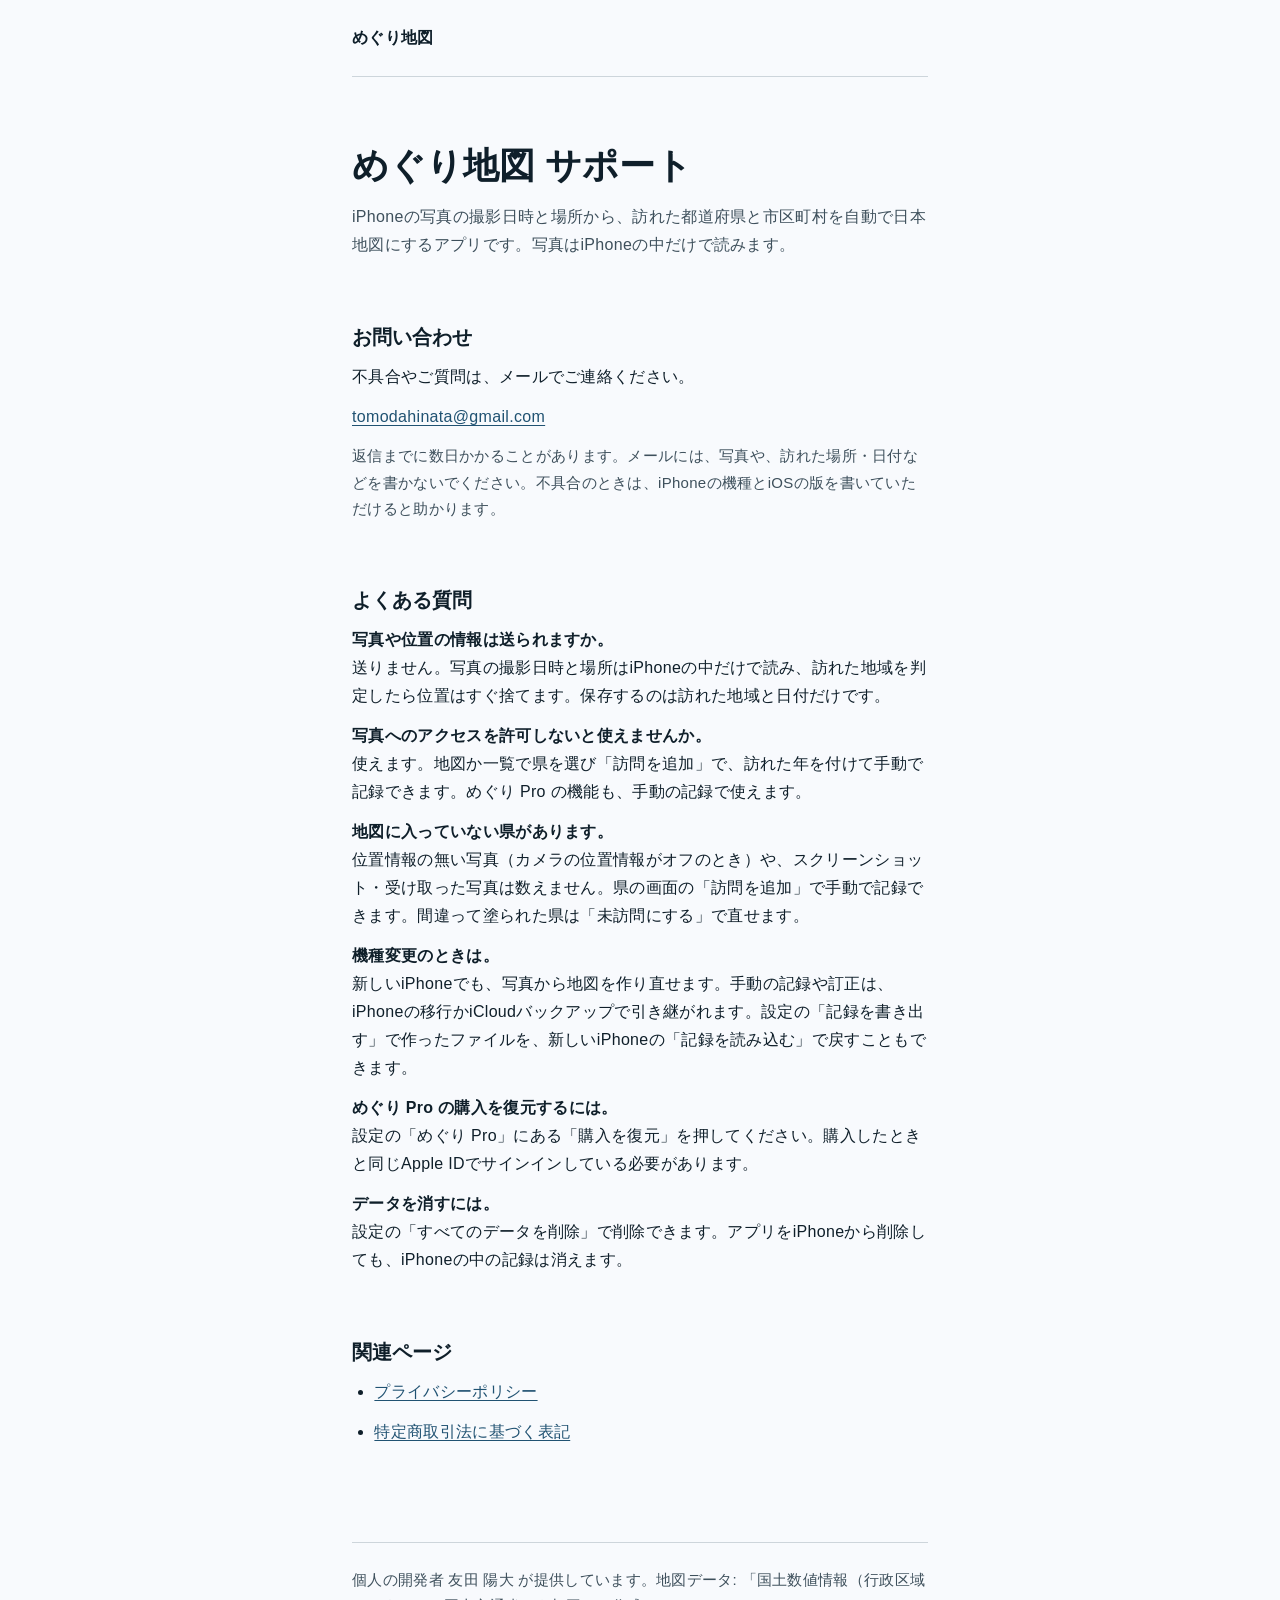
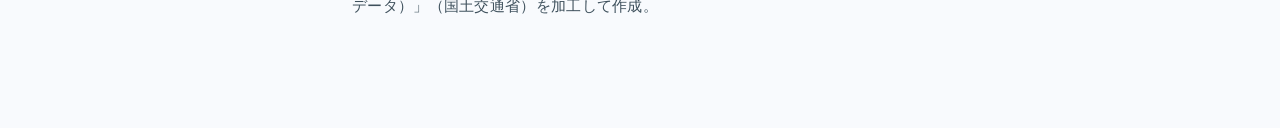
<file: index.html>
<!doctype html>
<html lang="ja">
<head>
<meta charset="utf-8">
<meta name="viewport" content="width=device-width, initial-scale=1">
<title>めぐり地図 サポート</title>
<meta name="description" content="iPhoneアプリ「めぐり地図」のサポートと問い合わせ先です。">
<link rel="stylesheet" href="style.css">
</head>
<body>
<div class="page">
<header><strong>めぐり地図</strong></header>
<main>
<h1>めぐり地図 サポート</h1>
<p class="lead">iPhoneの写真の撮影日時と場所から、訪れた都道府県と市区町村を自動で日本地図にするアプリです。写真はiPhoneの中だけで読みます。</p>

<h2>お問い合わせ</h2>
<p>不具合やご質問は、メールでご連絡ください。</p>
<p><a href="mailto:tomodahinata@gmail.com">tomodahinata@gmail.com</a></p>
<p class="meta">返信までに数日かかることがあります。メールには、写真や、訪れた場所・日付などを書かないでください。不具合のときは、iPhoneの機種とiOSの版を書いていただけると助かります。</p>

<h2>よくある質問</h2>
<p><strong>写真や位置の情報は送られますか。</strong><br>送りません。写真の撮影日時と場所はiPhoneの中だけで読み、訪れた地域を判定したら位置はすぐ捨てます。保存するのは訪れた地域と日付だけです。</p>
<p><strong>写真へのアクセスを許可しないと使えませんか。</strong><br>使えます。地図か一覧で県を選び「訪問を追加」で、訪れた年を付けて手動で記録できます。めぐり Pro の機能も、手動の記録で使えます。</p>
<p><strong>地図に入っていない県があります。</strong><br>位置情報の無い写真（カメラの位置情報がオフのとき）や、スクリーンショット・受け取った写真は数えません。県の画面の「訪問を追加」で手動で記録できます。間違って塗られた県は「未訪問にする」で直せます。</p>
<p><strong>機種変更のときは。</strong><br>新しいiPhoneでも、写真から地図を作り直せます。手動の記録や訂正は、iPhoneの移行かiCloudバックアップで引き継がれます。設定の「記録を書き出す」で作ったファイルを、新しいiPhoneの「記録を読み込む」で戻すこともできます。</p>
<p><strong>めぐり Pro の購入を復元するには。</strong><br>設定の「めぐり Pro」にある「購入を復元」を押してください。購入したときと同じApple IDでサインインしている必要があります。</p>
<p><strong>データを消すには。</strong><br>設定の「すべてのデータを削除」で削除できます。アプリをiPhoneから削除しても、iPhoneの中の記録は消えます。</p>

<h2>関連ページ</h2>
<ul>
<li><a href="privacy/">プライバシーポリシー</a></li>
<li><a href="tokushoho/">特定商取引法に基づく表記</a></li>
</ul>

<footer><p class="meta">個人の開発者 友田 陽大 が提供しています。地図データ: 「国土数値情報（行政区域データ）」（国土交通省）を加工して作成。</p></footer>
</main>
</div>
</body>
</html>
</file>
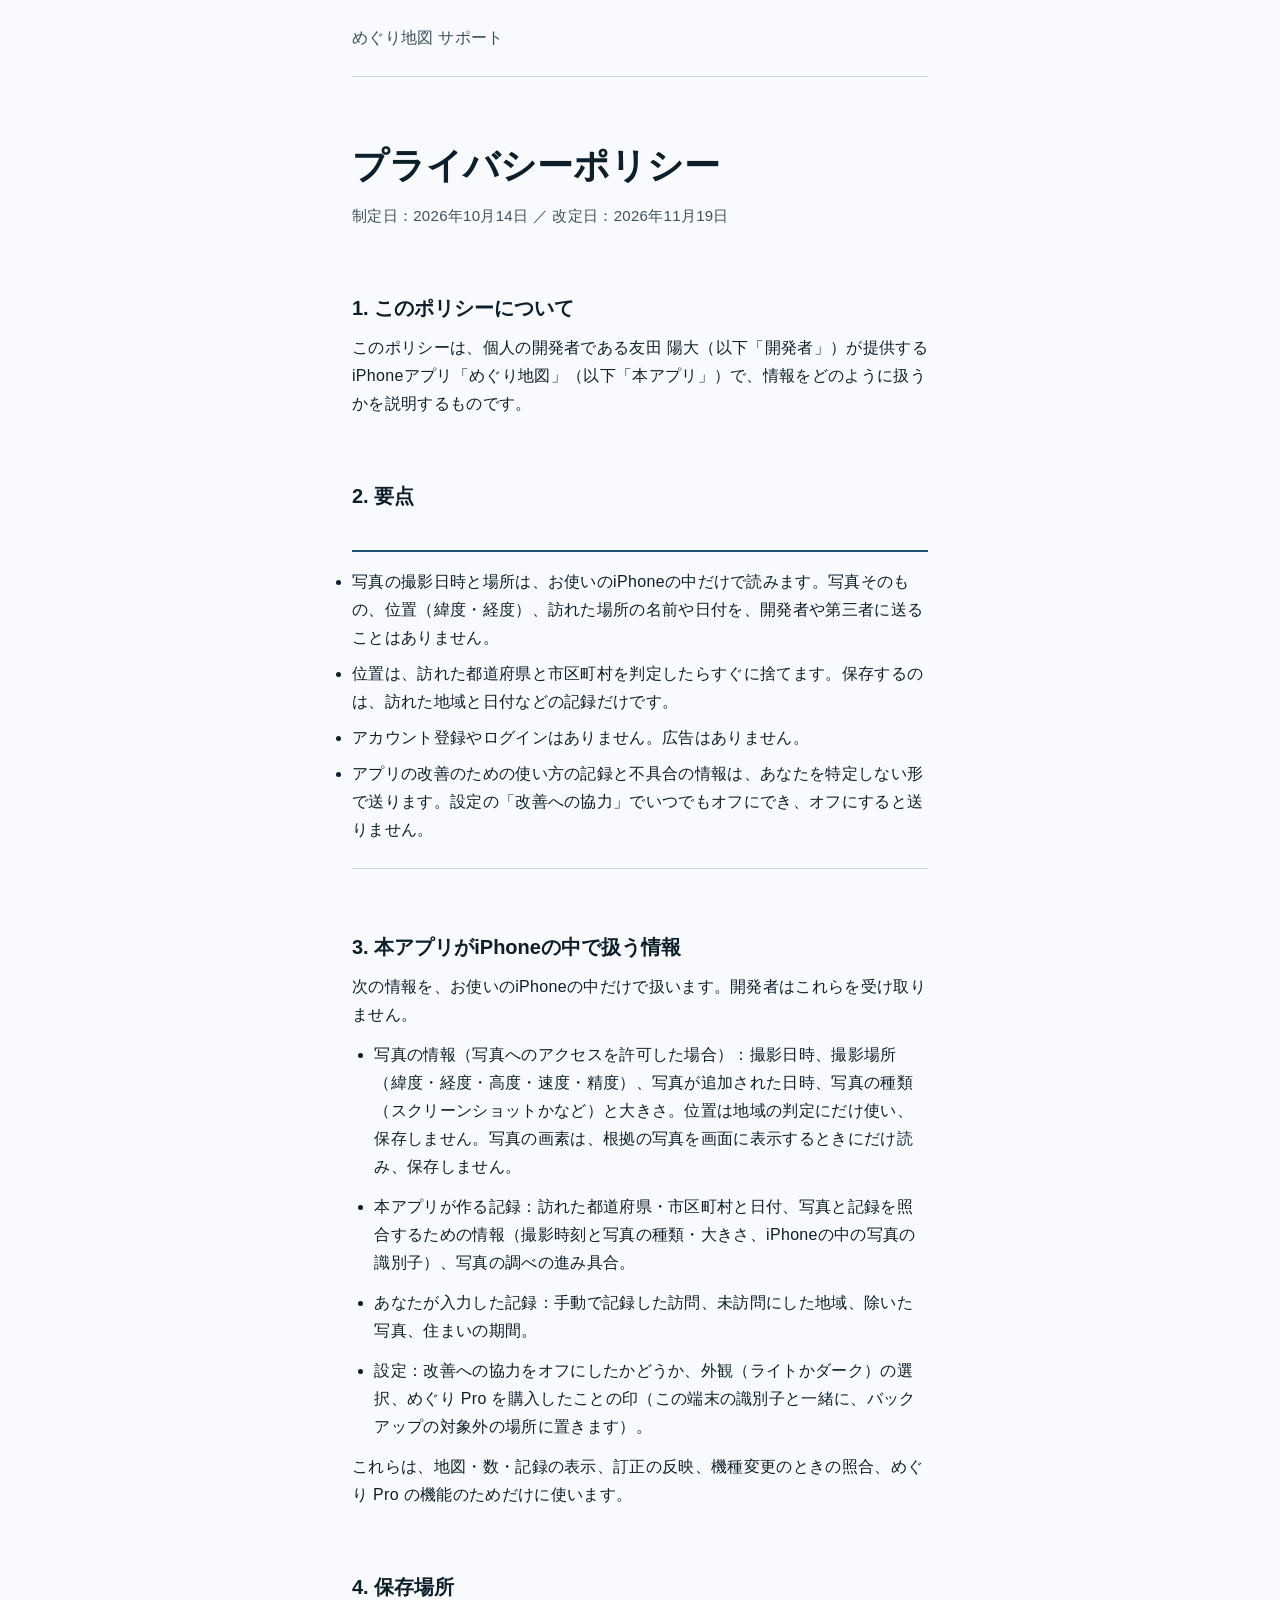
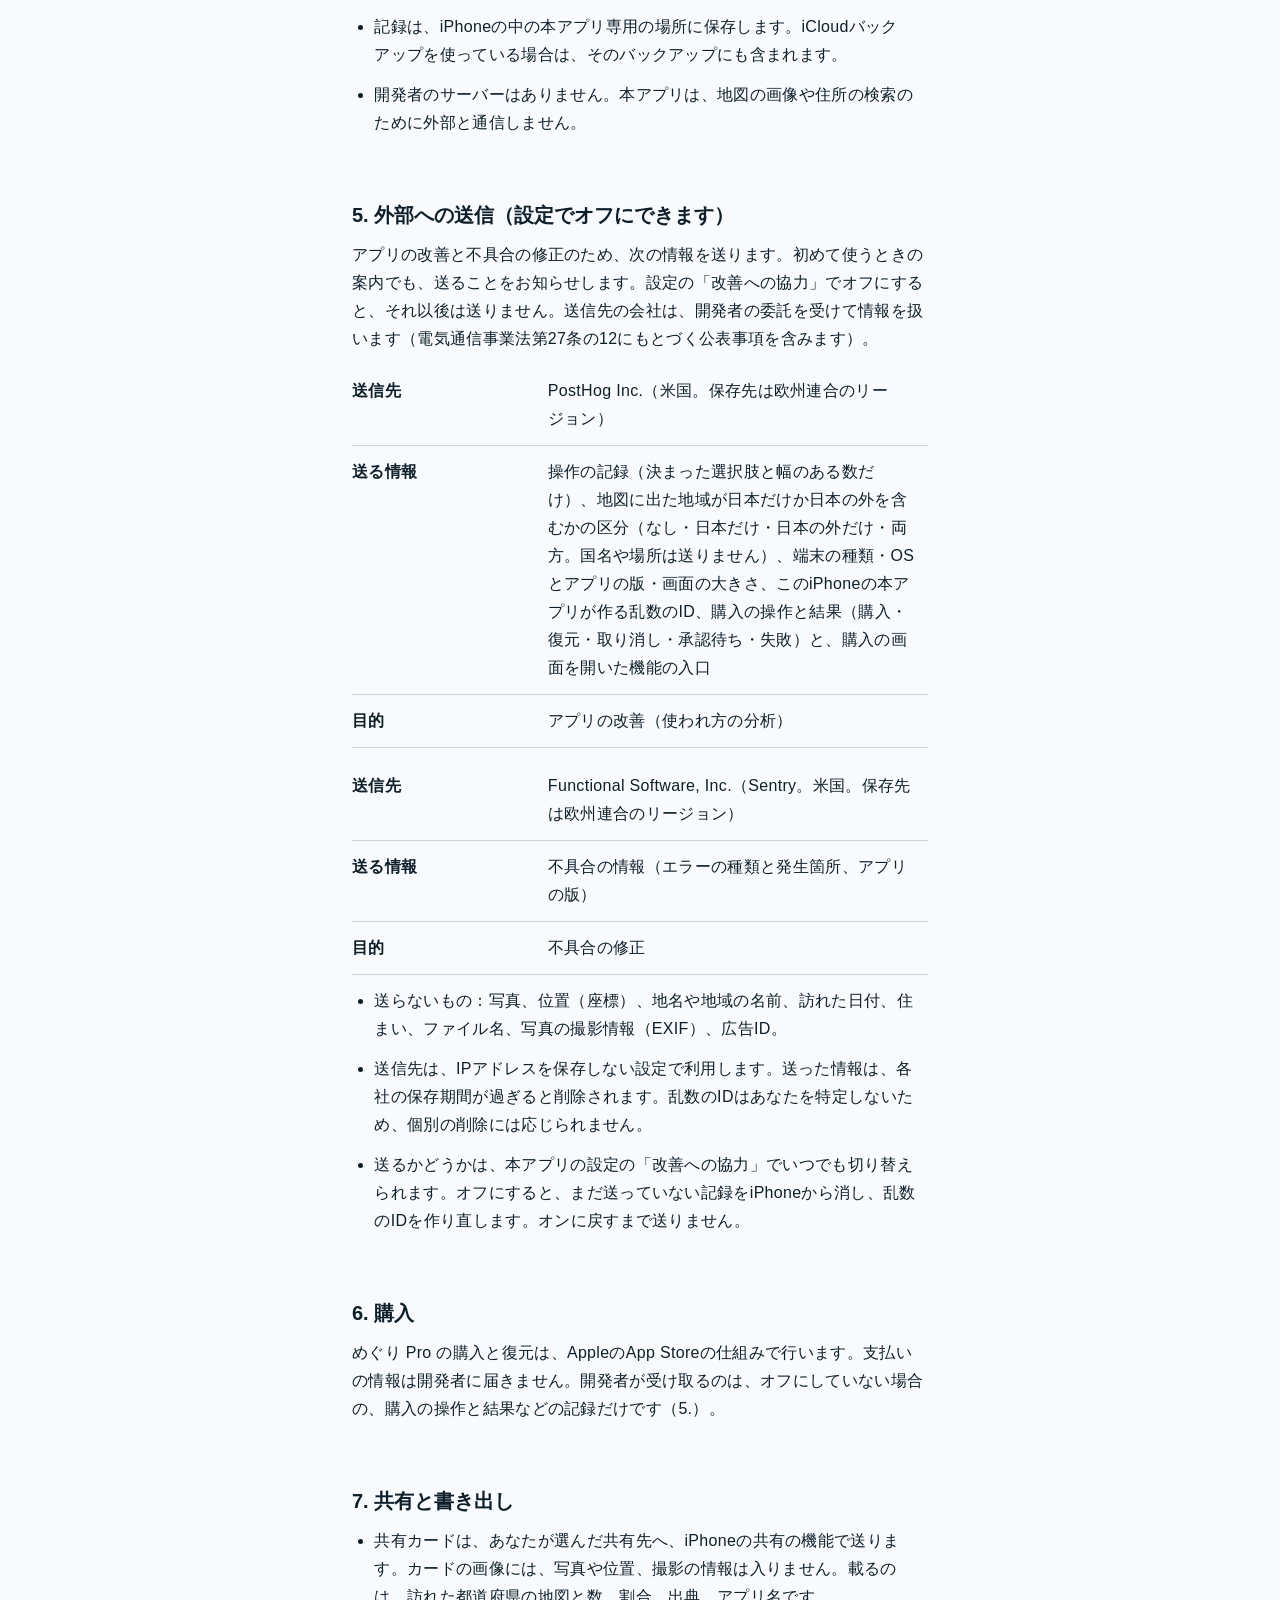
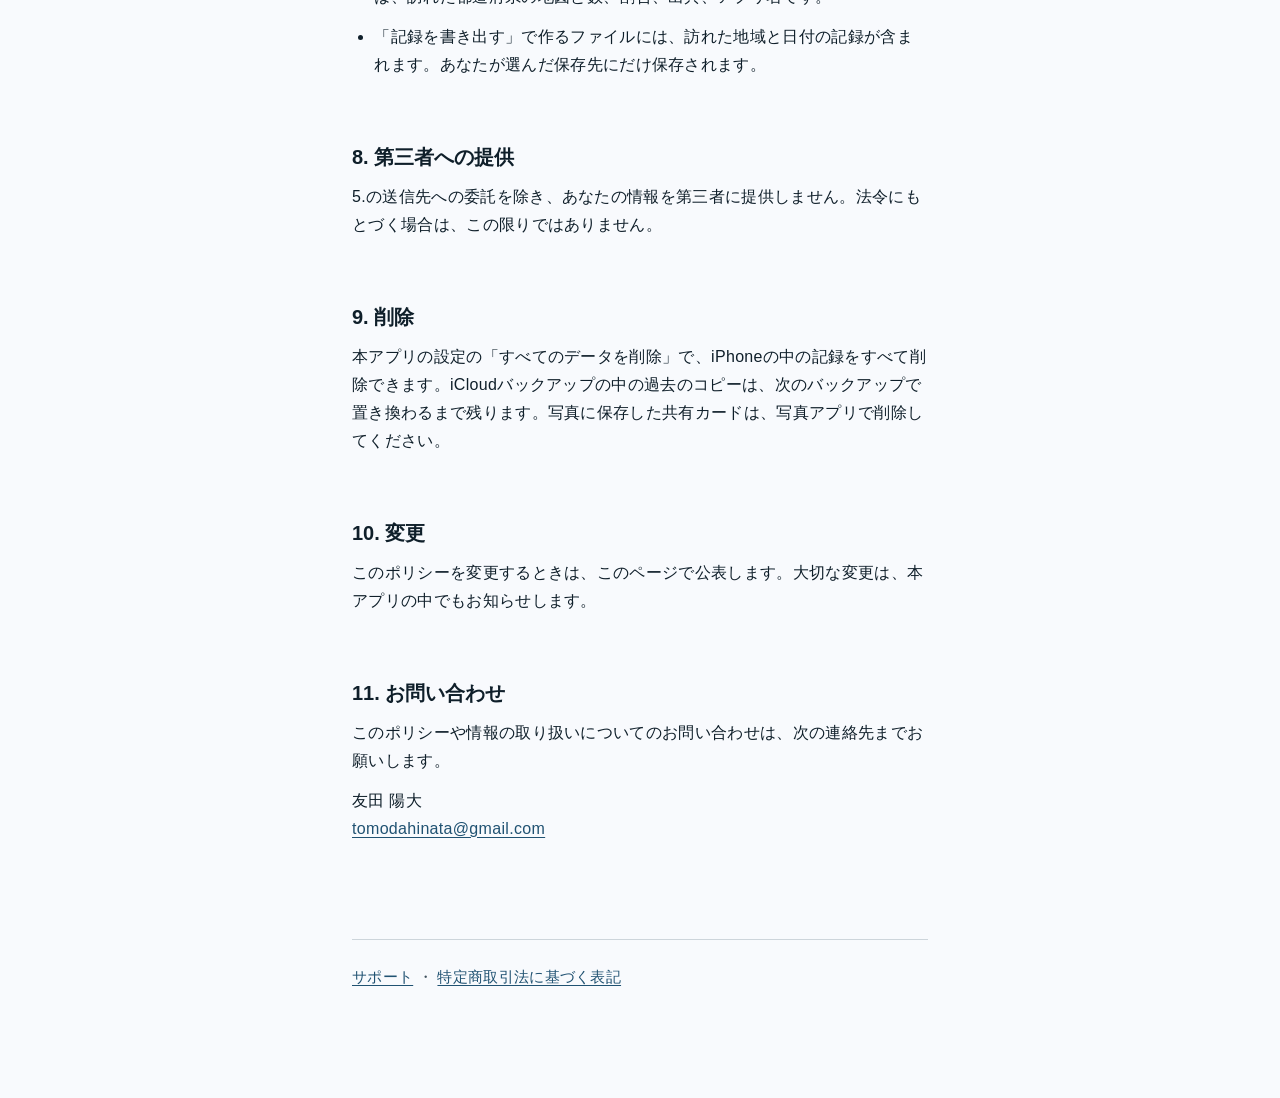
<file: privacy/index.html>
<!doctype html>
<html lang="ja">
<head>
<meta charset="utf-8">
<meta name="viewport" content="width=device-width, initial-scale=1">
<title>プライバシーポリシー | めぐり地図</title>
<meta name="description" content="iPhoneアプリ「めぐり地図」が情報をどのように扱うかの説明です。">
<link rel="stylesheet" href="../style.css">
</head>
<body>
<div class="page">
<header><a href="../">めぐり地図 サポート</a></header>
<main>
<h1>プライバシーポリシー</h1>
<p class="meta">制定日：2026年10月14日 ／ 改定日：2026年11月19日</p>

<h2>1. このポリシーについて</h2>
<p>このポリシーは、個人の開発者である友田 陽大（以下「開発者」）が提供するiPhoneアプリ「めぐり地図」（以下「本アプリ」）で、情報をどのように扱うかを説明するものです。</p>

<h2>2. 要点</h2>
<ul class="summary">
<li>写真の撮影日時と場所は、お使いのiPhoneの中だけで読みます。写真そのもの、位置（緯度・経度）、訪れた場所の名前や日付を、開発者や第三者に送ることはありません。</li>
<li>位置は、訪れた都道府県と市区町村を判定したらすぐに捨てます。保存するのは、訪れた地域と日付などの記録だけです。</li>
<li>アカウント登録やログインはありません。広告はありません。</li>
<li>アプリの改善のための使い方の記録と不具合の情報は、あなたを特定しない形で送ります。設定の「改善への協力」でいつでもオフにでき、オフにすると送りません。</li>
</ul>

<h2>3. 本アプリがiPhoneの中で扱う情報</h2>
<p>次の情報を、お使いのiPhoneの中だけで扱います。開発者はこれらを受け取りません。</p>
<ul>
<li>写真の情報（写真へのアクセスを許可した場合）：撮影日時、撮影場所（緯度・経度・高度・速度・精度）、写真が追加された日時、写真の種類（スクリーンショットかなど）と大きさ。位置は地域の判定にだけ使い、保存しません。写真の画素は、根拠の写真を画面に表示するときにだけ読み、保存しません。</li>
<li>本アプリが作る記録：訪れた都道府県・市区町村と日付、写真と記録を照合するための情報（撮影時刻と写真の種類・大きさ、iPhoneの中の写真の識別子）、写真の調べの進み具合。</li>
<li>あなたが入力した記録：手動で記録した訪問、未訪問にした地域、除いた写真、住まいの期間。</li>
<li>設定：改善への協力をオフにしたかどうか、外観（ライトかダーク）の選択、めぐり Pro を購入したことの印（この端末の識別子と一緒に、バックアップの対象外の場所に置きます）。</li>
</ul>
<p>これらは、地図・数・記録の表示、訂正の反映、機種変更のときの照合、めぐり Pro の機能のためだけに使います。</p>

<h2>4. 保存場所</h2>
<ul>
<li>記録は、iPhoneの中の本アプリ専用の場所に保存します。iCloudバックアップを使っている場合は、そのバックアップにも含まれます。</li>
<li>開発者のサーバーはありません。本アプリは、地図の画像や住所の検索のために外部と通信しません。</li>
</ul>

<h2>5. 外部への送信（設定でオフにできます）</h2>
<p>アプリの改善と不具合の修正のため、次の情報を送ります。初めて使うときの案内でも、送ることをお知らせします。設定の「改善への協力」でオフにすると、それ以後は送りません。送信先の会社は、開発者の委託を受けて情報を扱います（電気通信事業法第27条の12にもとづく公表事項を含みます）。</p>
<table>
<tr><th>送信先</th><td>PostHog Inc.（米国。保存先は欧州連合のリージョン）</td></tr>
<tr><th>送る情報</th><td>操作の記録（決まった選択肢と幅のある数だけ）、地図に出た地域が日本だけか日本の外を含むかの区分（なし・日本だけ・日本の外だけ・両方。国名や場所は送りません）、端末の種類・OSとアプリの版・画面の大きさ、このiPhoneの本アプリが作る乱数のID、購入の操作と結果（購入・復元・取り消し・承認待ち・失敗）と、購入の画面を開いた機能の入口</td></tr>
<tr><th>目的</th><td>アプリの改善（使われ方の分析）</td></tr>
</table>
<table>
<tr><th>送信先</th><td>Functional Software, Inc.（Sentry。米国。保存先は欧州連合のリージョン）</td></tr>
<tr><th>送る情報</th><td>不具合の情報（エラーの種類と発生箇所、アプリの版）</td></tr>
<tr><th>目的</th><td>不具合の修正</td></tr>
</table>
<ul>
<li>送らないもの：写真、位置（座標）、地名や地域の名前、訪れた日付、住まい、ファイル名、写真の撮影情報（EXIF）、広告ID。</li>
<li>送信先は、IPアドレスを保存しない設定で利用します。送った情報は、各社の保存期間が過ぎると削除されます。乱数のIDはあなたを特定しないため、個別の削除には応じられません。</li>
<li>送るかどうかは、本アプリの設定の「改善への協力」でいつでも切り替えられます。オフにすると、まだ送っていない記録をiPhoneから消し、乱数のIDを作り直します。オンに戻すまで送りません。</li>
</ul>

<h2>6. 購入</h2>
<p>めぐり Pro の購入と復元は、AppleのApp Storeの仕組みで行います。支払いの情報は開発者に届きません。開発者が受け取るのは、オフにしていない場合の、購入の操作と結果などの記録だけです（5.）。</p>

<h2>7. 共有と書き出し</h2>
<ul>
<li>共有カードは、あなたが選んだ共有先へ、iPhoneの共有の機能で送ります。カードの画像には、写真や位置、撮影の情報は入りません。載るのは、訪れた都道府県の地図と数、割合、出典、アプリ名です。</li>
<li>「記録を書き出す」で作るファイルには、訪れた地域と日付の記録が含まれます。あなたが選んだ保存先にだけ保存されます。</li>
</ul>

<h2>8. 第三者への提供</h2>
<p>5.の送信先への委託を除き、あなたの情報を第三者に提供しません。法令にもとづく場合は、この限りではありません。</p>

<h2>9. 削除</h2>
<p>本アプリの設定の「すべてのデータを削除」で、iPhoneの中の記録をすべて削除できます。iCloudバックアップの中の過去のコピーは、次のバックアップで置き換わるまで残ります。写真に保存した共有カードは、写真アプリで削除してください。</p>

<h2>10. 変更</h2>
<p>このポリシーを変更するときは、このページで公表します。大切な変更は、本アプリの中でもお知らせします。</p>

<h2>11. お問い合わせ</h2>
<p>このポリシーや情報の取り扱いについてのお問い合わせは、次の連絡先までお願いします。</p>
<p>友田 陽大<br><a href="mailto:tomodahinata@gmail.com">tomodahinata@gmail.com</a></p>

<footer><p class="meta"><a href="../">サポート</a> ・ <a href="../tokushoho/">特定商取引法に基づく表記</a></p></footer>
</main>
</div>
</body>
</html>
</file>
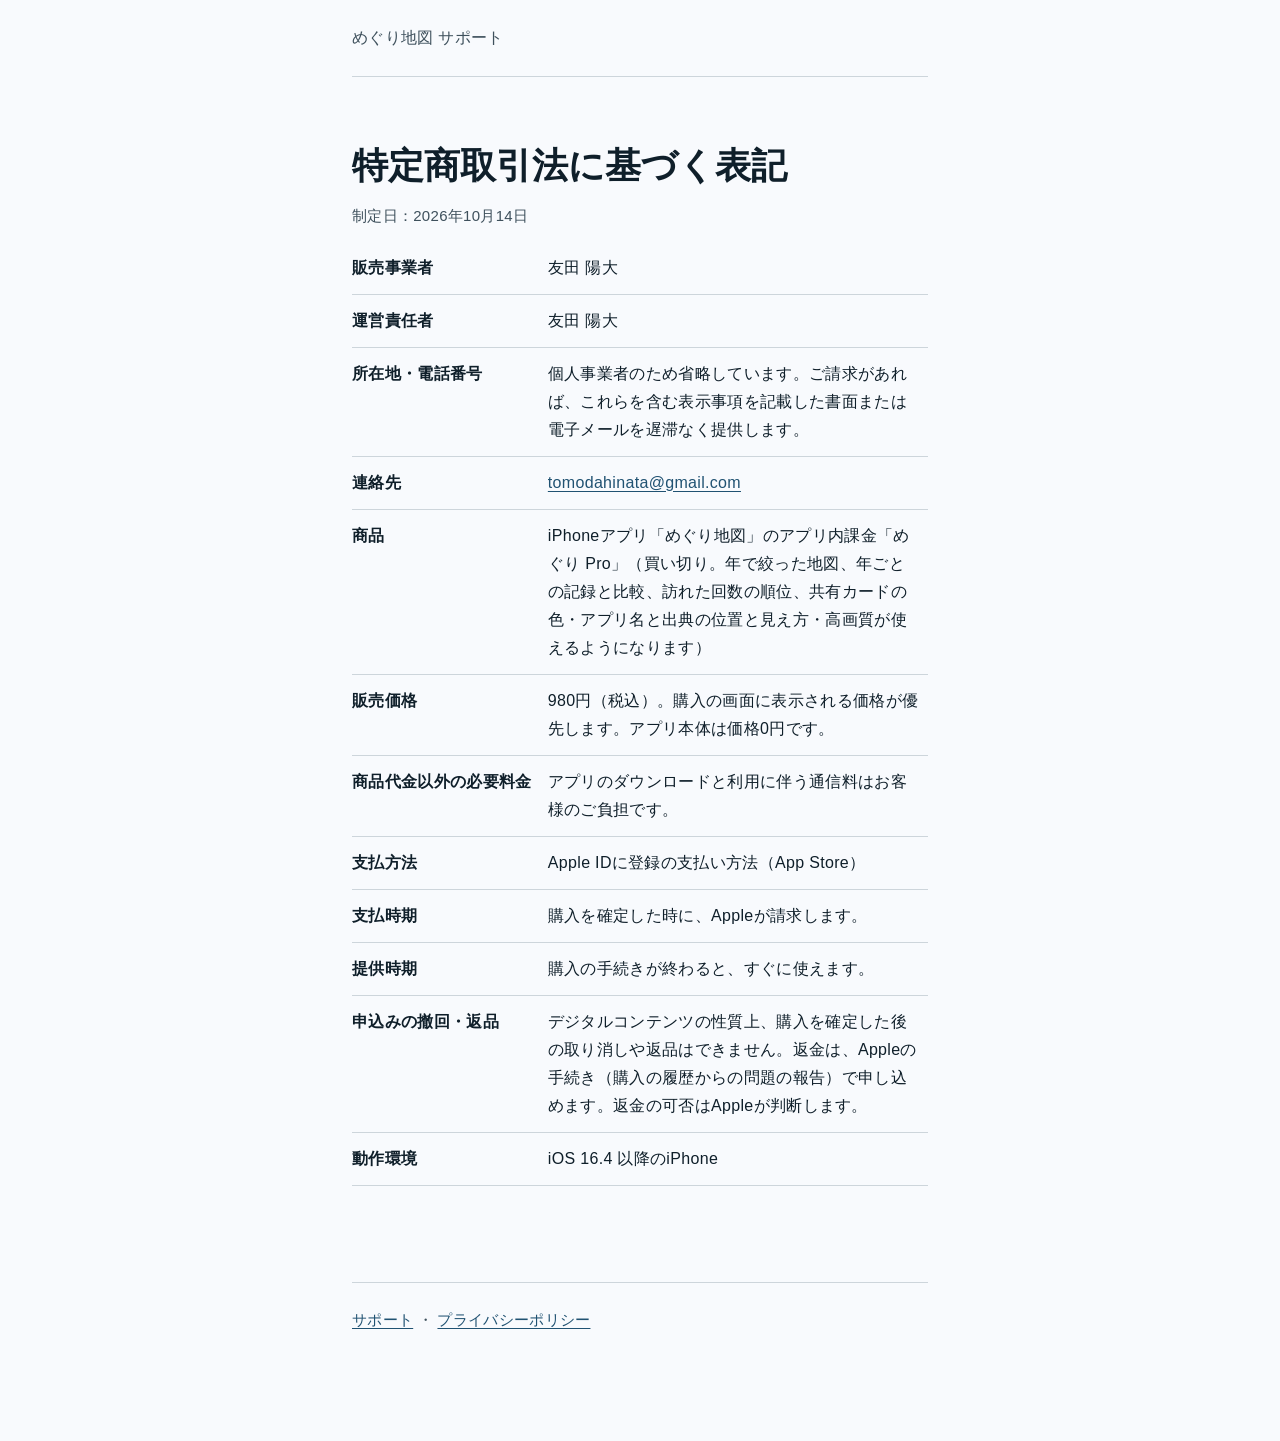
<file: tokushoho/index.html>
<!doctype html>
<html lang="ja">
<head>
<meta charset="utf-8">
<meta name="viewport" content="width=device-width, initial-scale=1">
<title>特定商取引法に基づく表記 | めぐり地図</title>
<meta name="description" content="iPhoneアプリ「めぐり地図」のアプリ内課金（めぐり Pro）についての特定商取引法に基づく表記です。">
<link rel="stylesheet" href="../style.css">
</head>
<body>
<div class="page">
<header><a href="../">めぐり地図 サポート</a></header>
<main>
<h1>特定商取引法に基づく表記</h1>
<p class="meta">制定日：2026年10月14日</p>
<table>
<tr><th>販売事業者</th><td>友田 陽大</td></tr>
<tr><th>運営責任者</th><td>友田 陽大</td></tr>
<tr><th>所在地・電話番号</th><td>個人事業者のため省略しています。ご請求があれば、これらを含む表示事項を記載した書面または電子メールを遅滞なく提供します。</td></tr>
<tr><th>連絡先</th><td><a href="mailto:tomodahinata@gmail.com">tomodahinata@gmail.com</a></td></tr>
<tr><th>商品</th><td>iPhoneアプリ「めぐり地図」のアプリ内課金「めぐり Pro」（買い切り。年で絞った地図、年ごとの記録と比較、訪れた回数の順位、共有カードの色・アプリ名と出典の位置と見え方・高画質が使えるようになります）</td></tr>
<tr><th>販売価格</th><td>980円（税込）。購入の画面に表示される価格が優先します。アプリ本体は価格0円です。</td></tr>
<tr><th>商品代金以外の必要料金</th><td>アプリのダウンロードと利用に伴う通信料はお客様のご負担です。</td></tr>
<tr><th>支払方法</th><td>Apple IDに登録の支払い方法（App Store）</td></tr>
<tr><th>支払時期</th><td>購入を確定した時に、Appleが請求します。</td></tr>
<tr><th>提供時期</th><td>購入の手続きが終わると、すぐに使えます。</td></tr>
<tr><th>申込みの撤回・返品</th><td>デジタルコンテンツの性質上、購入を確定した後の取り消しや返品はできません。返金は、Appleの手続き（購入の履歴からの問題の報告）で申し込めます。返金の可否はAppleが判断します。</td></tr>
<tr><th>動作環境</th><td>iOS 16.4 以降のiPhone</td></tr>
</table>

<footer><p class="meta"><a href="../">サポート</a> ・ <a href="../privacy/">プライバシーポリシー</a></p></footer>
</main>
</div>
</body>
</html>
</file>
<file: style.css>
/* layout: archetype=Long Document · axis=left-biased · date=2026-10-14 */
/* 書体: 外部フォントは読み込まない（訪問者の情報を第三者に送らないため）。日本語のシステムフォントを指定する。 */
:root {
  --ink: oklch(0.23 0.03 240);
  --ink-soft: oklch(0.42 0.03 240);
  --ground: oklch(0.985 0.004 240);
  --line: oklch(0.87 0.012 240);
  --accent: oklch(0.42 0.075 240);
  --amber: oklch(0.78 0.15 75);
}
@media (prefers-color-scheme: dark) {
  :root {
    --ink: oklch(0.94 0.008 240);
    --ink-soft: oklch(0.78 0.015 240);
    --ground: oklch(0.19 0.02 240);
    --line: oklch(0.34 0.02 240);
    --accent: oklch(0.80 0.09 240);
  }
}
* { box-sizing: border-box; }
html { overflow-x: clip; }
body {
  margin: 0; background: var(--ground); color: var(--ink);
  font-family: "Hiragino Sans", "Hiragino Kaku Gothic ProN", "Yu Gothic", "Noto Sans JP", Meiryo, sans-serif;
  font-size: 1rem; font-weight: 400;
}
:lang(ja) { line-break: strict; word-break: normal; overflow-wrap: anywhere; line-height: 1.75; letter-spacing: 0.02em; }
:lang(ja) h1, :lang(ja) h2 { word-break: auto-phrase; line-height: 1.4; letter-spacing: 0; }
@supports (text-autospace: normal) { :lang(ja) { text-autospace: normal; } }
.page { width: min(36em, 100% - 32px); margin: 0 auto; padding: 24px 0 96px; }
header { padding-bottom: 24px; border-bottom: 1px solid var(--line); }
header a { color: var(--ink-soft); text-decoration: none; font-weight: 400; }
header a:hover, header a:focus-visible { color: var(--ink); text-decoration: underline; }
h1 { font-size: clamp(1.75rem, 2vw + 1.2rem, 2.25rem); font-weight: 700; margin: 64px 0 12px; }
h2 { font-size: 1.25rem; font-weight: 700; margin: 64px 0 12px; }
p, li { margin: 0 0 12px; }
ul { padding-left: 1.4em; margin: 0 0 12px; }
.lead { color: var(--ink-soft); }
.summary { margin: 40px 0 0; padding: 16px 0; border-top: 2px solid var(--accent); border-bottom: 1px solid var(--line); }
.summary li { margin-bottom: 8px; }
a { color: var(--accent); text-underline-offset: 0.2em; }
a:focus-visible { outline: 3px solid var(--amber); outline-offset: 2px; }
.meta { color: var(--ink-soft); font-size: 0.9375rem; }
footer { margin-top: 96px; padding-top: 24px; border-top: 1px solid var(--line); }
table { width: 100%; border-collapse: collapse; margin: 0 0 12px; }
th, td { text-align: left; vertical-align: top; padding: 12px 8px 12px 0; border-bottom: 1px solid var(--line); }
th { width: 34%; font-weight: 700; }
@media (max-width: 480px) { th, td { display: block; width: 100%; padding: 8px 0; } th { border-bottom: 0; padding-bottom: 0; } }
</file>
